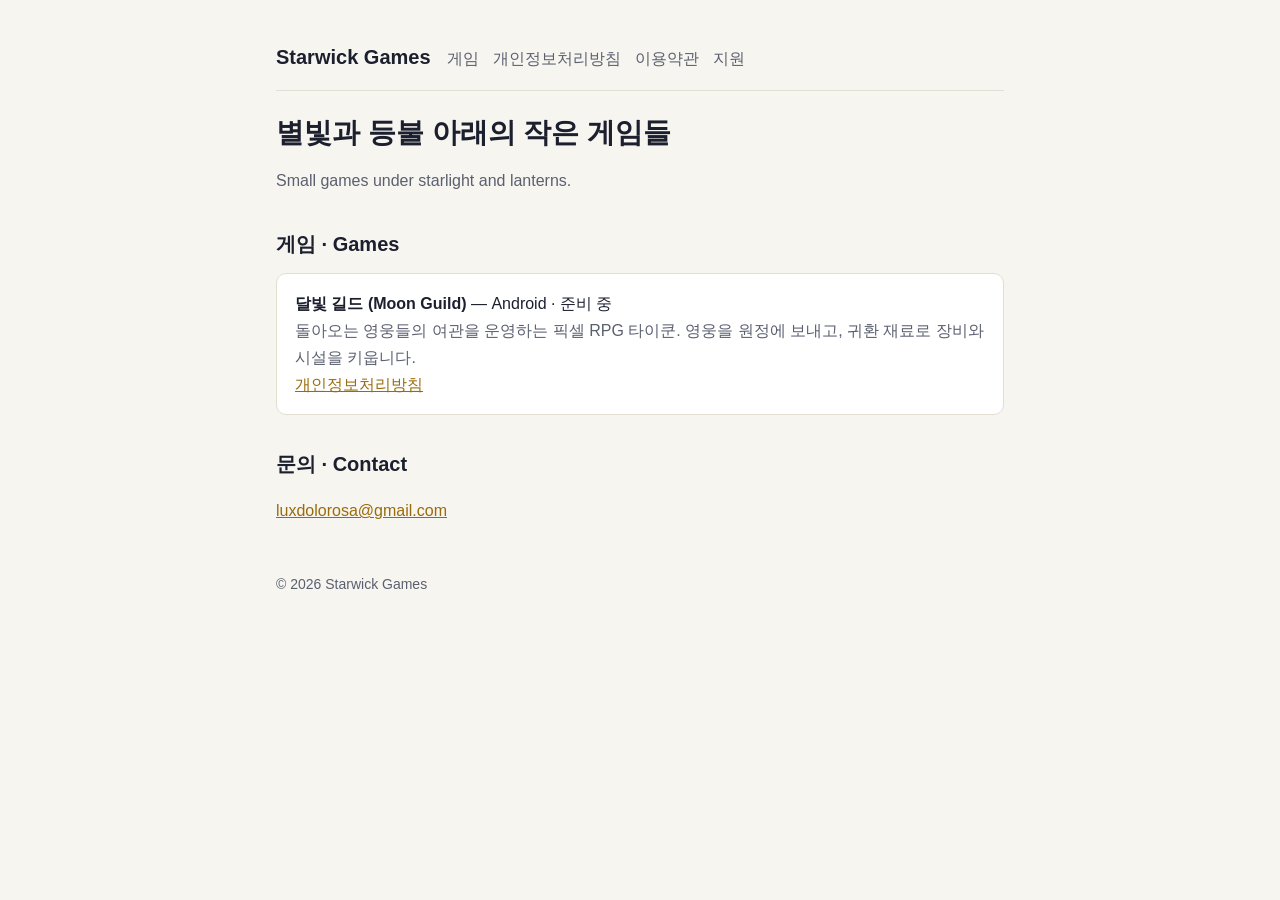
<file: index.html>
<!doctype html>
<html lang="ko">
<head>
<meta charset="utf-8">
<meta name="viewport" content="width=device-width, initial-scale=1">
<title>Starwick Games</title>
<meta name="description" content="Starwick Games — 별빛과 등불 아래의 작은 게임들">
<link rel="stylesheet" href="style.css">
</head>
<body>
<main>
<header><a class="brand" href="./">Starwick Games</a>
<nav><a href="./">게임</a><a href="privacy.html">개인정보처리방침</a><a href="terms.html">이용약관</a><a href="support.html">지원</a></nav></header>

<h1>별빛과 등불 아래의 작은 게임들</h1>
<p class="muted">Small games under starlight and lanterns.</p>

<h2>게임 · Games</h2>
<div class="card">
<strong>달빛 길드 (Moon Guild)</strong> — Android · 준비 중<br>
<span class="muted">돌아오는 영웅들의 여관을 운영하는 픽셀 RPG 타이쿤. 영웅을 원정에 보내고, 귀환 재료로 장비와 시설을 키웁니다.</span><br>
<a href="privacy/moonguild.html">개인정보처리방침</a>
</div>

<h2>문의 · Contact</h2>
<p><a href="mailto:luxdolorosa@gmail.com">luxdolorosa@gmail.com</a></p>

<footer>© 2026 Starwick Games</footer>
</main>
</body>
</html>
</file>
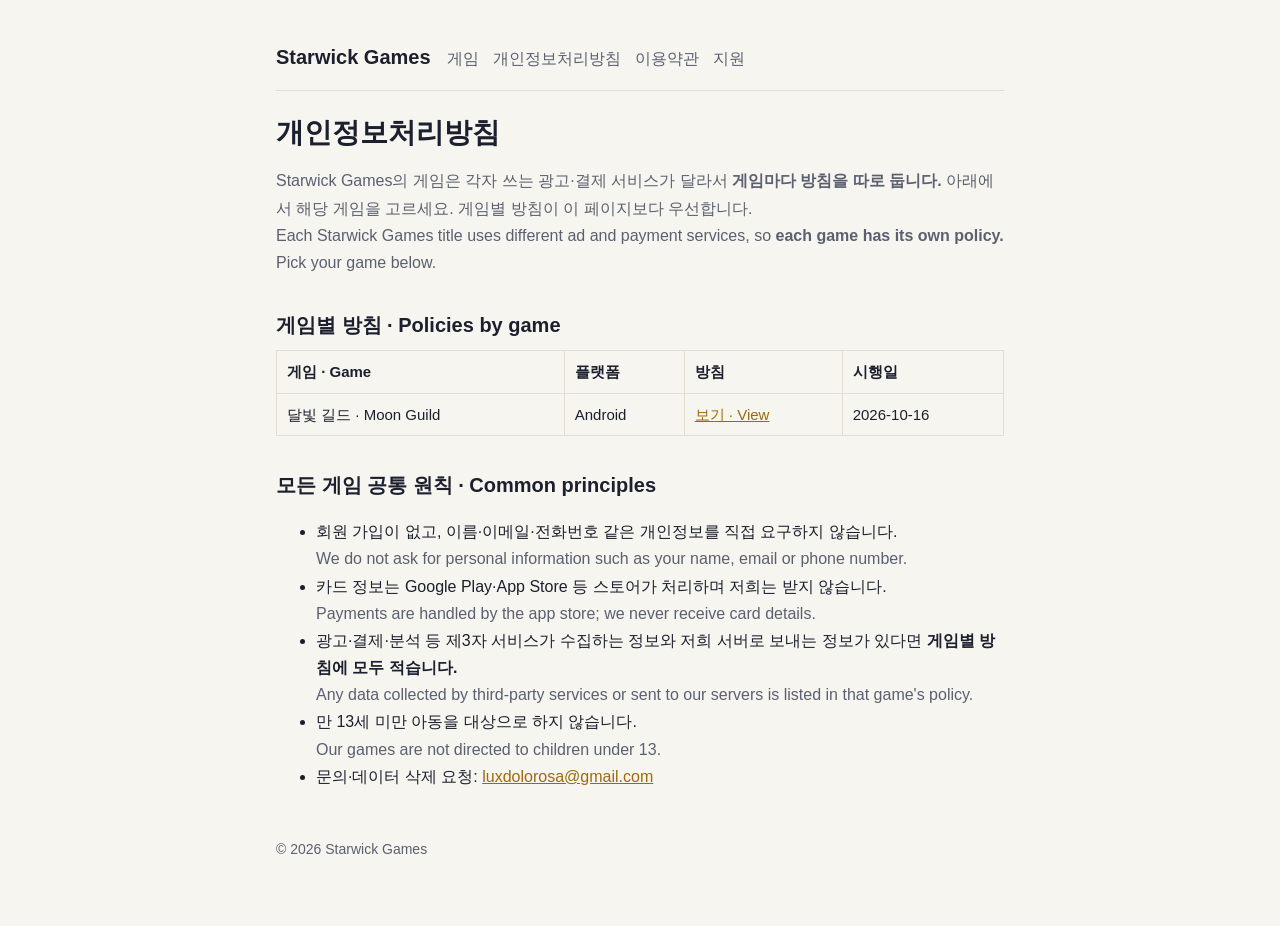
<file: privacy.html>
<!doctype html>
<html lang="ko">
<head>
<meta charset="utf-8">
<meta name="viewport" content="width=device-width, initial-scale=1">
<title>Starwick 개인정보처리방침</title>
<link rel="stylesheet" href="style.css">
</head>
<body>
<main>
<header><a class="brand" href="./">Starwick Games</a>
<nav><a href="./">게임</a><a href="privacy.html">개인정보처리방침</a><a href="terms.html">이용약관</a><a href="support.html">지원</a></nav></header>

<h1>개인정보처리방침</h1>
<p class="muted">Starwick Games의 게임은 각자 쓰는 광고·결제 서비스가 달라서 <strong>게임마다 방침을 따로 둡니다.</strong> 아래에서 해당 게임을 고르세요. 게임별 방침이 이 페이지보다 우선합니다.<br>
Each Starwick Games title uses different ad and payment services, so <strong>each game has its own policy.</strong> Pick your game below.</p>

<h2>게임별 방침 · Policies by game</h2>
<table>
<tr><th>게임 · Game</th><th>플랫폼</th><th>방침</th><th>시행일</th></tr>
<tr><td>달빛 길드 · Moon Guild</td><td>Android</td><td><a href="privacy/moonguild.html">보기 · View</a></td><td>2026-10-16</td></tr>
</table>

<h2>모든 게임 공통 원칙 · Common principles</h2>
<ul>
<li>회원 가입이 없고, 이름·이메일·전화번호 같은 개인정보를 직접 요구하지 않습니다.<br><span class="muted">We do not ask for personal information such as your name, email or phone number.</span></li>
<li>카드 정보는 Google Play·App Store 등 스토어가 처리하며 저희는 받지 않습니다.<br><span class="muted">Payments are handled by the app store; we never receive card details.</span></li>
<li>광고·결제·분석 등 제3자 서비스가 수집하는 정보와 저희 서버로 보내는 정보가 있다면 <strong>게임별 방침에 모두 적습니다.</strong><br><span class="muted">Any data collected by third-party services or sent to our servers is listed in that game's policy.</span></li>
<li>만 13세 미만 아동을 대상으로 하지 않습니다.<br><span class="muted">Our games are not directed to children under 13.</span></li>
<li>문의·데이터 삭제 요청: <a href="mailto:luxdolorosa@gmail.com">luxdolorosa@gmail.com</a></li>
</ul>

<footer>© 2026 Starwick Games</footer>
</main>
</body>
</html>
</file>
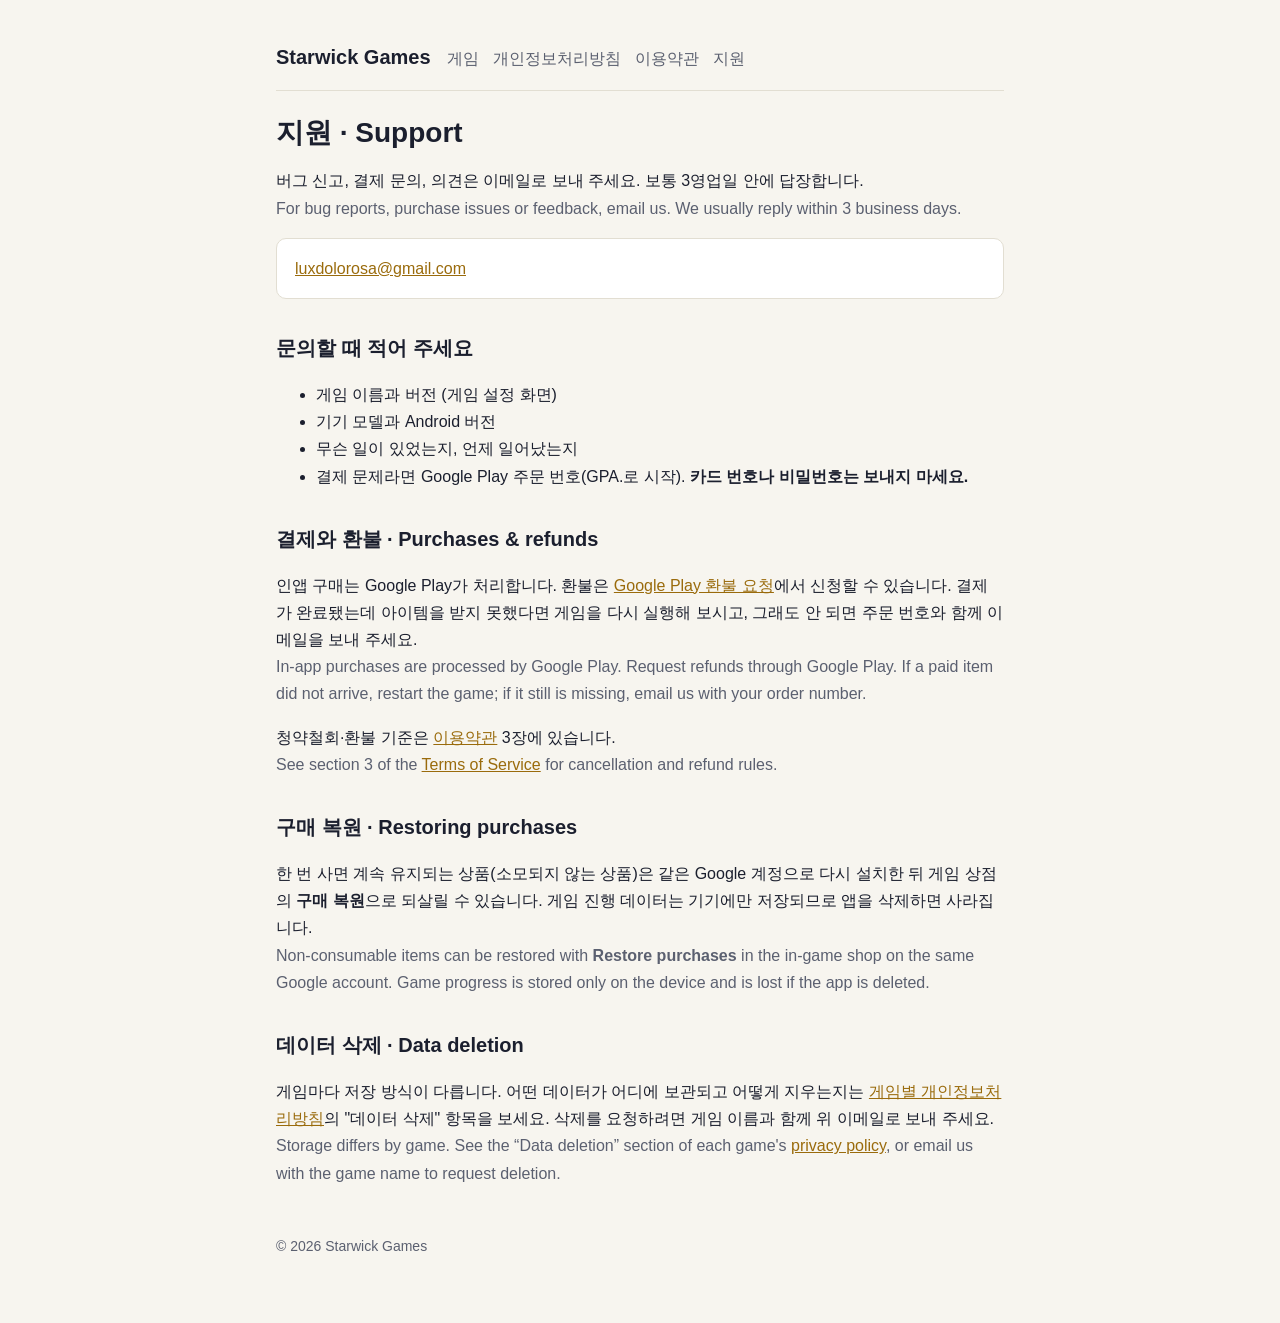
<file: support.html>
<!doctype html>
<html lang="ko">
<head>
<meta charset="utf-8">
<meta name="viewport" content="width=device-width, initial-scale=1">
<title>Starwick 지원</title>
<link rel="stylesheet" href="style.css">
</head>
<body>
<main>
<header><a class="brand" href="./">Starwick Games</a>
<nav><a href="./">게임</a><a href="privacy.html">개인정보처리방침</a><a href="terms.html">이용약관</a><a href="support.html">지원</a></nav></header>

<h1>지원 · Support</h1>
<p>버그 신고, 결제 문의, 의견은 이메일로 보내 주세요. 보통 3영업일 안에 답장합니다.<br>
<span class="muted">For bug reports, purchase issues or feedback, email us. We usually reply within 3 business days.</span></p>
<p class="card"><a href="mailto:luxdolorosa@gmail.com">luxdolorosa@gmail.com</a></p>

<h2>문의할 때 적어 주세요</h2>
<ul>
<li>게임 이름과 버전 (게임 설정 화면)</li>
<li>기기 모델과 Android 버전</li>
<li>무슨 일이 있었는지, 언제 일어났는지</li>
<li>결제 문제라면 Google Play 주문 번호(GPA.로 시작). <strong>카드 번호나 비밀번호는 보내지 마세요.</strong></li>
</ul>

<h2>결제와 환불 · Purchases & refunds</h2>
<p>인앱 구매는 Google Play가 처리합니다. 환불은 <a href="https://support.google.com/googleplay/answer/2479637">Google Play 환불 요청</a>에서 신청할 수 있습니다. 결제가 완료됐는데 아이템을 받지 못했다면 게임을 다시 실행해 보시고, 그래도 안 되면 주문 번호와 함께 이메일을 보내 주세요.<br>
<span class="muted">In-app purchases are processed by Google Play. Request refunds through Google Play. If a paid item did not arrive, restart the game; if it still is missing, email us with your order number.</span></p>

<p>청약철회·환불 기준은 <a href="terms.html">이용약관</a> 3장에 있습니다.<br><span class="muted">See section 3 of the <a href="terms.html">Terms of Service</a> for cancellation and refund rules.</span></p>

<h2>구매 복원 · Restoring purchases</h2>
<p>한 번 사면 계속 유지되는 상품(소모되지 않는 상품)은 같은 Google 계정으로 다시 설치한 뒤 게임 상점의 <strong>구매 복원</strong>으로 되살릴 수 있습니다. 게임 진행 데이터는 기기에만 저장되므로 앱을 삭제하면 사라집니다.<br>
<span class="muted">Non-consumable items can be restored with <strong>Restore purchases</strong> in the in-game shop on the same Google account. Game progress is stored only on the device and is lost if the app is deleted.</span></p>

<h2>데이터 삭제 · Data deletion</h2>
<p>게임마다 저장 방식이 다릅니다. 어떤 데이터가 어디에 보관되고 어떻게 지우는지는 <a href="privacy.html">게임별 개인정보처리방침</a>의 "데이터 삭제" 항목을 보세요. 삭제를 요청하려면 게임 이름과 함께 위 이메일로 보내 주세요.<br>
<span class="muted">Storage differs by game. See the “Data deletion” section of each game's <a href="privacy.html">privacy policy</a>, or email us with the game name to request deletion.</span></p>

<footer>© 2026 Starwick Games</footer>
</main>
</body>
</html>
</file>
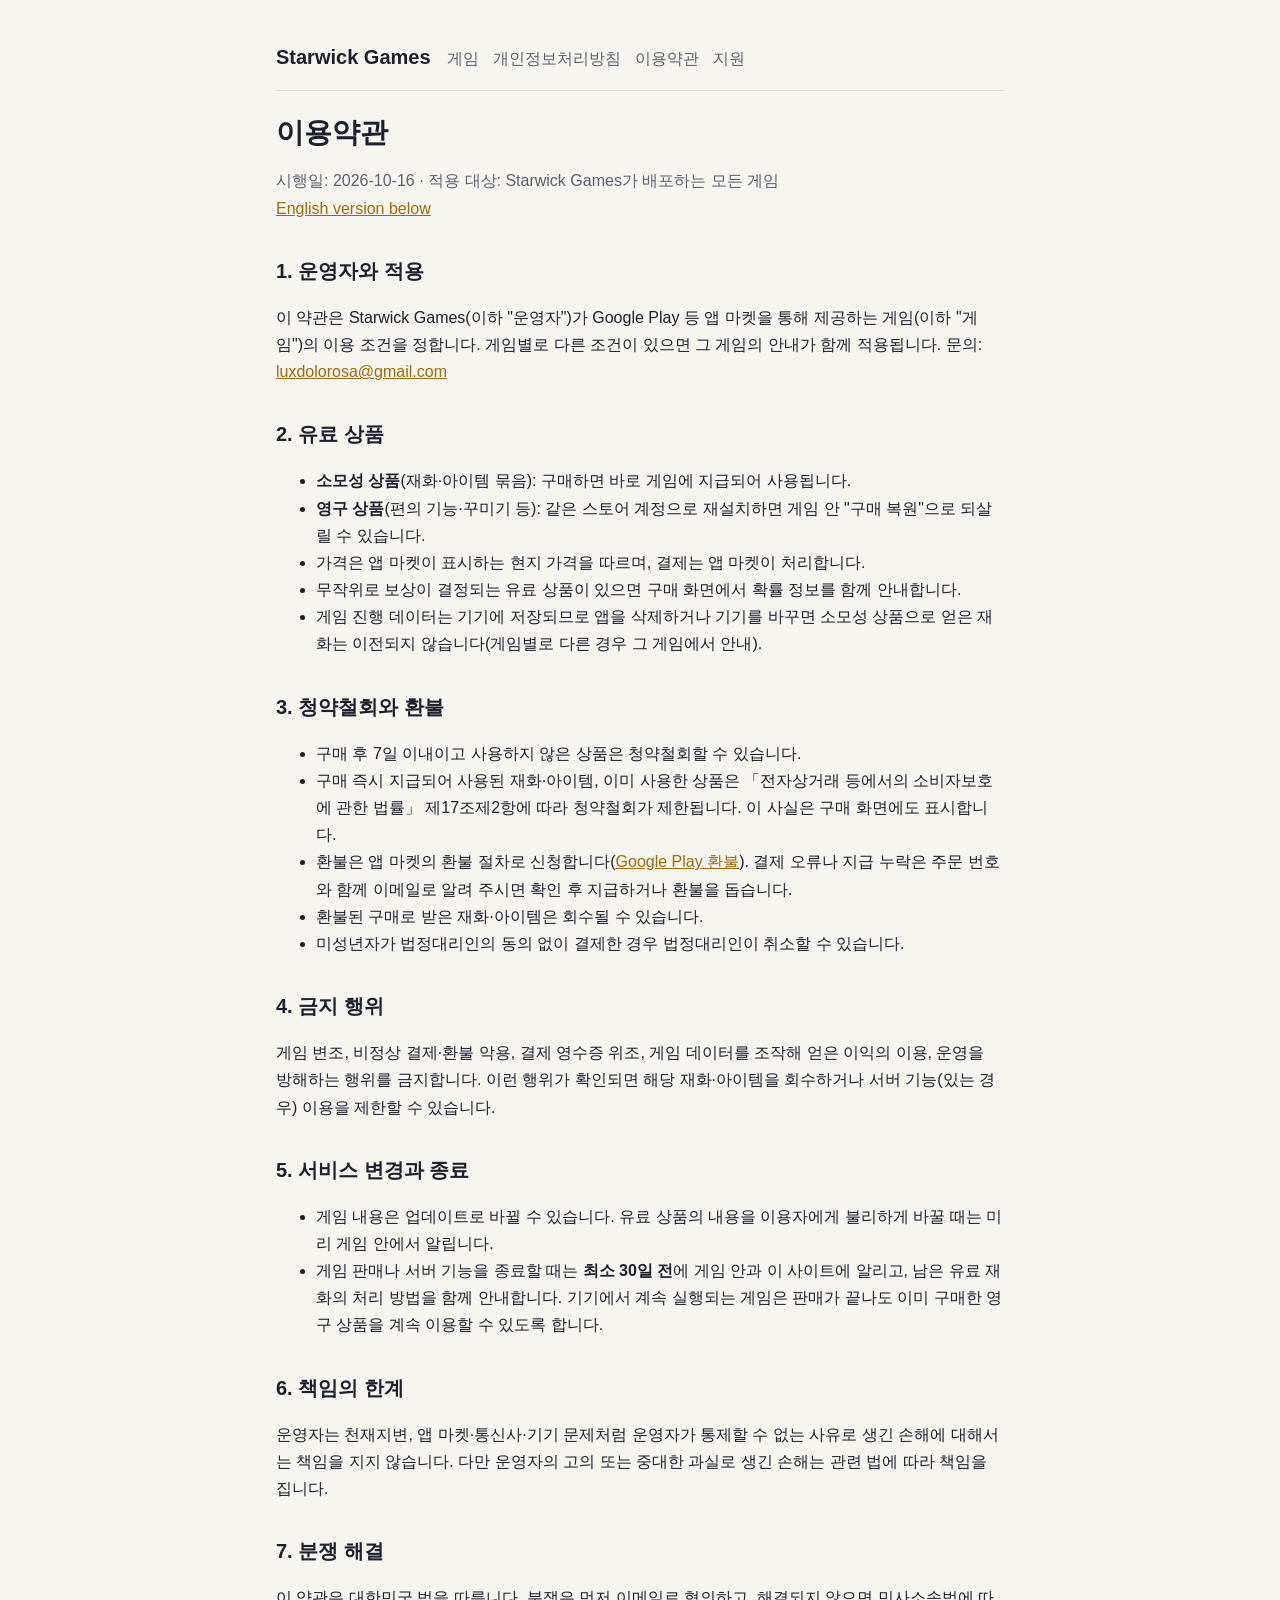
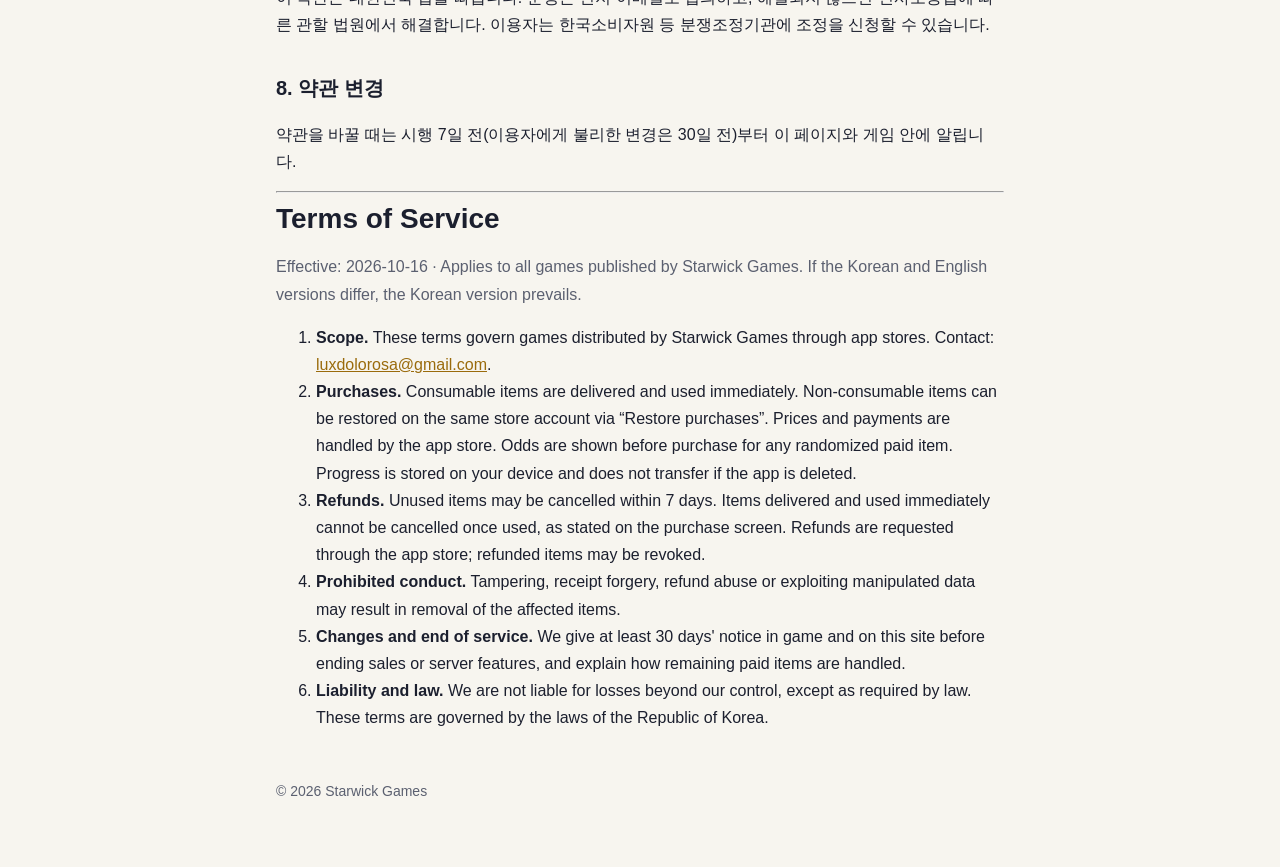
<file: terms.html>
<!doctype html>
<html lang="ko">
<head>
<meta charset="utf-8">
<meta name="viewport" content="width=device-width, initial-scale=1">
<title>Starwick 이용약관</title>
<link rel="stylesheet" href="style.css">
</head>
<body>
<main>
<header><a class="brand" href="./">Starwick Games</a>
<nav><a href="./">게임</a><a href="privacy.html">개인정보처리방침</a><a href="terms.html">이용약관</a><a href="support.html">지원</a></nav></header>

<h1>이용약관</h1>
<p class="muted">시행일: 2026-10-16 · 적용 대상: Starwick Games가 배포하는 모든 게임<br>
<a href="#en">English version below</a></p>

<h2>1. 운영자와 적용</h2>
<p>이 약관은 Starwick Games(이하 "운영자")가 Google Play 등 앱 마켓을 통해 제공하는 게임(이하 "게임")의 이용 조건을 정합니다. 게임별로 다른 조건이 있으면 그 게임의 안내가 함께 적용됩니다. 문의: <a href="mailto:luxdolorosa@gmail.com">luxdolorosa@gmail.com</a></p>

<h2>2. 유료 상품</h2>
<ul>
<li><strong>소모성 상품</strong>(재화·아이템 묶음): 구매하면 바로 게임에 지급되어 사용됩니다.</li>
<li><strong>영구 상품</strong>(편의 기능·꾸미기 등): 같은 스토어 계정으로 재설치하면 게임 안 "구매 복원"으로 되살릴 수 있습니다.</li>
<li>가격은 앱 마켓이 표시하는 현지 가격을 따르며, 결제는 앱 마켓이 처리합니다.</li>
<li>무작위로 보상이 결정되는 유료 상품이 있으면 구매 화면에서 확률 정보를 함께 안내합니다.</li>
<li>게임 진행 데이터는 기기에 저장되므로 앱을 삭제하거나 기기를 바꾸면 소모성 상품으로 얻은 재화는 이전되지 않습니다(게임별로 다른 경우 그 게임에서 안내).</li>
</ul>

<h2>3. 청약철회와 환불</h2>
<ul>
<li>구매 후 7일 이내이고 사용하지 않은 상품은 청약철회할 수 있습니다.</li>
<li>구매 즉시 지급되어 사용된 재화·아이템, 이미 사용한 상품은 「전자상거래 등에서의 소비자보호에 관한 법률」 제17조제2항에 따라 청약철회가 제한됩니다. 이 사실은 구매 화면에도 표시합니다.</li>
<li>환불은 앱 마켓의 환불 절차로 신청합니다(<a href="https://support.google.com/googleplay/answer/2479637">Google Play 환불</a>). 결제 오류나 지급 누락은 주문 번호와 함께 이메일로 알려 주시면 확인 후 지급하거나 환불을 돕습니다.</li>
<li>환불된 구매로 받은 재화·아이템은 회수될 수 있습니다.</li>
<li>미성년자가 법정대리인의 동의 없이 결제한 경우 법정대리인이 취소할 수 있습니다.</li>
</ul>

<h2>4. 금지 행위</h2>
<p>게임 변조, 비정상 결제·환불 악용, 결제 영수증 위조, 게임 데이터를 조작해 얻은 이익의 이용, 운영을 방해하는 행위를 금지합니다. 이런 행위가 확인되면 해당 재화·아이템을 회수하거나 서버 기능(있는 경우) 이용을 제한할 수 있습니다.</p>

<h2>5. 서비스 변경과 종료</h2>
<ul>
<li>게임 내용은 업데이트로 바뀔 수 있습니다. 유료 상품의 내용을 이용자에게 불리하게 바꿀 때는 미리 게임 안에서 알립니다.</li>
<li>게임 판매나 서버 기능을 종료할 때는 <strong>최소 30일 전</strong>에 게임 안과 이 사이트에 알리고, 남은 유료 재화의 처리 방법을 함께 안내합니다. 기기에서 계속 실행되는 게임은 판매가 끝나도 이미 구매한 영구 상품을 계속 이용할 수 있도록 합니다.</li>
</ul>

<h2>6. 책임의 한계</h2>
<p>운영자는 천재지변, 앱 마켓·통신사·기기 문제처럼 운영자가 통제할 수 없는 사유로 생긴 손해에 대해서는 책임을 지지 않습니다. 다만 운영자의 고의 또는 중대한 과실로 생긴 손해는 관련 법에 따라 책임을 집니다.</p>

<h2>7. 분쟁 해결</h2>
<p>이 약관은 대한민국 법을 따릅니다. 분쟁은 먼저 이메일로 협의하고, 해결되지 않으면 민사소송법에 따른 관할 법원에서 해결합니다. 이용자는 한국소비자원 등 분쟁조정기관에 조정을 신청할 수 있습니다.</p>

<h2>8. 약관 변경</h2>
<p>약관을 바꿀 때는 시행 7일 전(이용자에게 불리한 변경은 30일 전)부터 이 페이지와 게임 안에 알립니다.</p>

<hr id="en">
<h1>Terms of Service</h1>
<p class="muted">Effective: 2026-10-16 · Applies to all games published by Starwick Games. If the Korean and English versions differ, the Korean version prevails.</p>
<ol>
<li><strong>Scope.</strong> These terms govern games distributed by Starwick Games through app stores. Contact: <a href="mailto:luxdolorosa@gmail.com">luxdolorosa@gmail.com</a>.</li>
<li><strong>Purchases.</strong> Consumable items are delivered and used immediately. Non-consumable items can be restored on the same store account via “Restore purchases”. Prices and payments are handled by the app store. Odds are shown before purchase for any randomized paid item. Progress is stored on your device and does not transfer if the app is deleted.</li>
<li><strong>Refunds.</strong> Unused items may be cancelled within 7 days. Items delivered and used immediately cannot be cancelled once used, as stated on the purchase screen. Refunds are requested through the app store; refunded items may be revoked.</li>
<li><strong>Prohibited conduct.</strong> Tampering, receipt forgery, refund abuse or exploiting manipulated data may result in removal of the affected items.</li>
<li><strong>Changes and end of service.</strong> We give at least 30 days' notice in game and on this site before ending sales or server features, and explain how remaining paid items are handled.</li>
<li><strong>Liability and law.</strong> We are not liable for losses beyond our control, except as required by law. These terms are governed by the laws of the Republic of Korea.</li>
</ol>

<footer>© 2026 Starwick Games</footer>
</main>
</body>
</html>
</file>
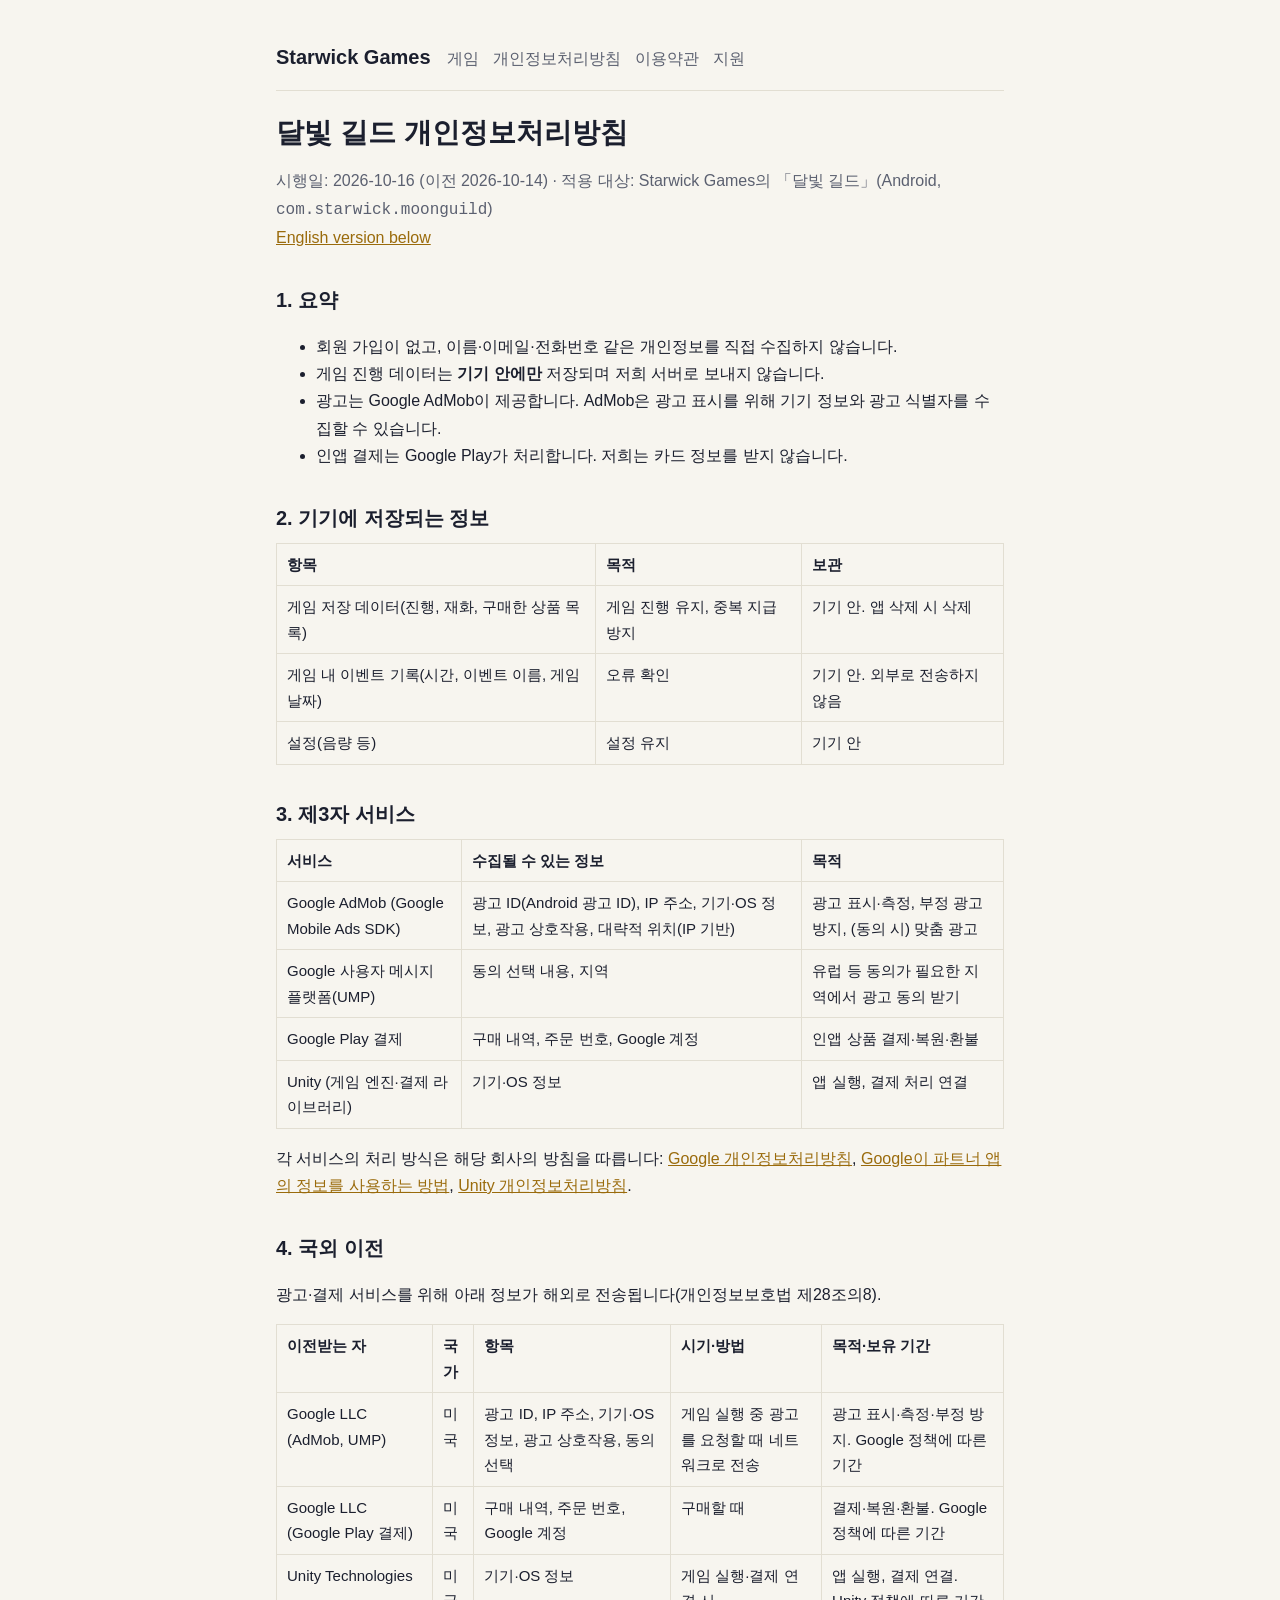
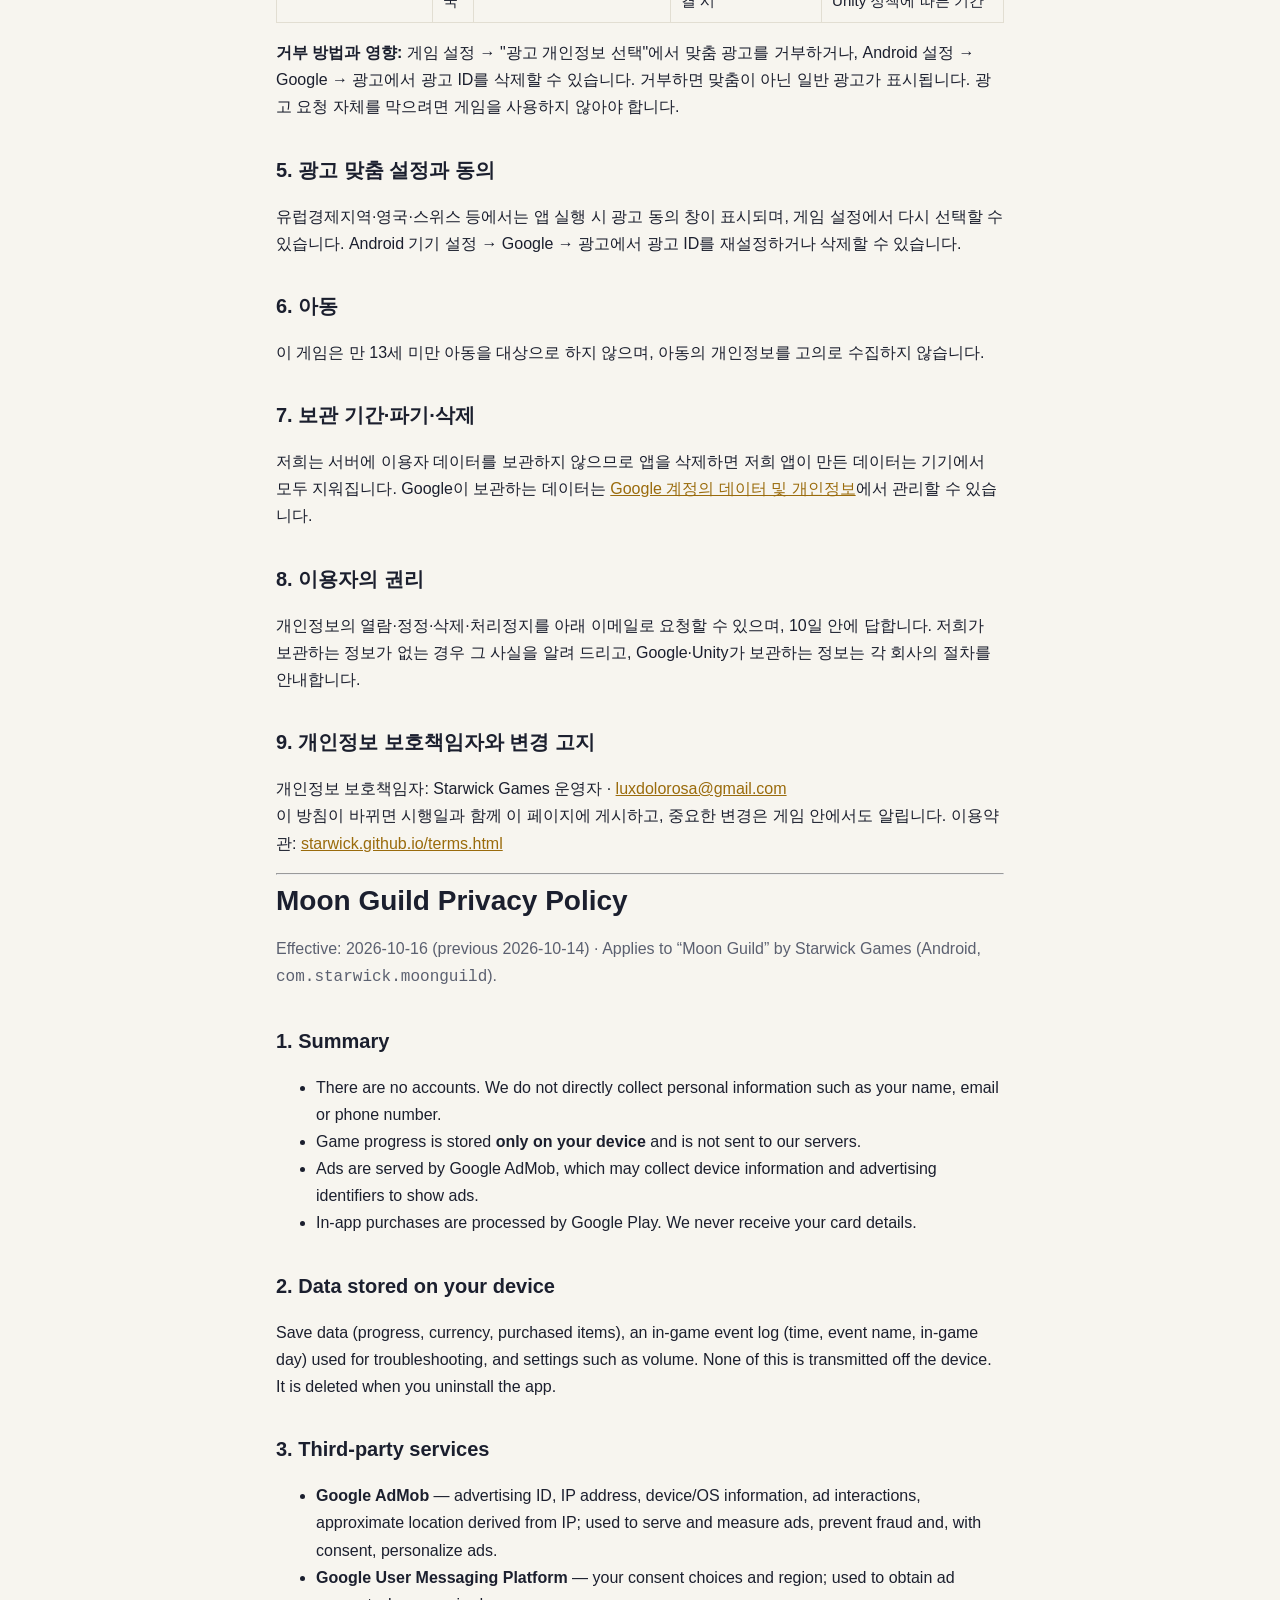
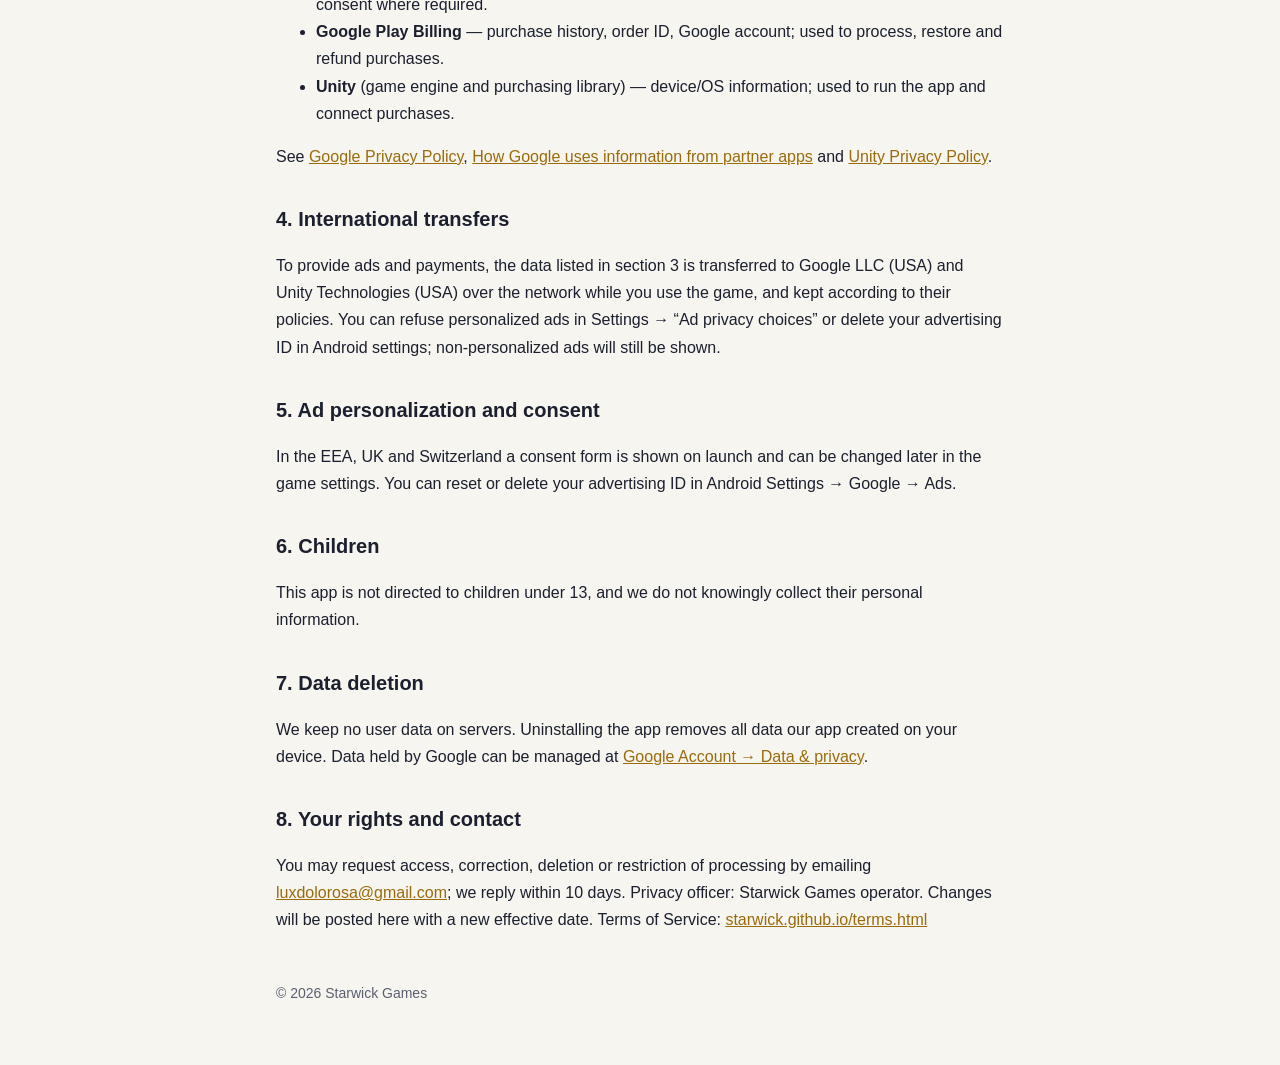
<file: privacy/moonguild.html>
<!doctype html>
<html lang="ko">
<head>
<meta charset="utf-8">
<meta name="viewport" content="width=device-width, initial-scale=1">
<title>달빛 길드 개인정보처리방침</title>
<link rel="stylesheet" href="../style.css">
</head>
<body>
<main>
<header><a class="brand" href="../">Starwick Games</a>
<nav><a href="../">게임</a><a href="../privacy.html">개인정보처리방침</a><a href="../terms.html">이용약관</a><a href="../support.html">지원</a></nav></header>

<h1>달빛 길드 개인정보처리방침</h1>
<p class="muted">시행일: 2026-10-16 (이전 2026-10-14) · 적용 대상: Starwick Games의 「달빛 길드」(Android, <code>com.starwick.moonguild</code>)<br>
<a href="#en">English version below</a></p>

<h2>1. 요약</h2>
<ul>
<li>회원 가입이 없고, 이름·이메일·전화번호 같은 개인정보를 직접 수집하지 않습니다.</li>
<li>게임 진행 데이터는 <strong>기기 안에만</strong> 저장되며 저희 서버로 보내지 않습니다.</li>
<li>광고는 Google AdMob이 제공합니다. AdMob은 광고 표시를 위해 기기 정보와 광고 식별자를 수집할 수 있습니다.</li>
<li>인앱 결제는 Google Play가 처리합니다. 저희는 카드 정보를 받지 않습니다.</li>
</ul>

<h2>2. 기기에 저장되는 정보</h2>
<table>
<tr><th>항목</th><th>목적</th><th>보관</th></tr>
<tr><td>게임 저장 데이터(진행, 재화, 구매한 상품 목록)</td><td>게임 진행 유지, 중복 지급 방지</td><td>기기 안. 앱 삭제 시 삭제</td></tr>
<tr><td>게임 내 이벤트 기록(시간, 이벤트 이름, 게임 날짜)</td><td>오류 확인</td><td>기기 안. 외부로 전송하지 않음</td></tr>
<tr><td>설정(음량 등)</td><td>설정 유지</td><td>기기 안</td></tr>
</table>

<h2>3. 제3자 서비스</h2>
<table>
<tr><th>서비스</th><th>수집될 수 있는 정보</th><th>목적</th></tr>
<tr><td>Google AdMob (Google Mobile Ads SDK)</td><td>광고 ID(Android 광고 ID), IP 주소, 기기·OS 정보, 광고 상호작용, 대략적 위치(IP 기반)</td><td>광고 표시·측정, 부정 광고 방지, (동의 시) 맞춤 광고</td></tr>
<tr><td>Google 사용자 메시지 플랫폼(UMP)</td><td>동의 선택 내용, 지역</td><td>유럽 등 동의가 필요한 지역에서 광고 동의 받기</td></tr>
<tr><td>Google Play 결제</td><td>구매 내역, 주문 번호, Google 계정</td><td>인앱 상품 결제·복원·환불</td></tr>
<tr><td>Unity (게임 엔진·결제 라이브러리)</td><td>기기·OS 정보</td><td>앱 실행, 결제 처리 연결</td></tr>
</table>
<p>각 서비스의 처리 방식은 해당 회사의 방침을 따릅니다:
<a href="https://policies.google.com/privacy">Google 개인정보처리방침</a>,
<a href="https://policies.google.com/technologies/partner-sites">Google이 파트너 앱의 정보를 사용하는 방법</a>,
<a href="https://unity.com/legal/privacy-policy">Unity 개인정보처리방침</a>.</p>

<h2>4. 국외 이전</h2>
<p>광고·결제 서비스를 위해 아래 정보가 해외로 전송됩니다(개인정보보호법 제28조의8).</p>
<table>
<tr><th>이전받는 자</th><th>국가</th><th>항목</th><th>시기·방법</th><th>목적·보유 기간</th></tr>
<tr><td>Google LLC (AdMob, UMP)</td><td>미국</td><td>광고 ID, IP 주소, 기기·OS 정보, 광고 상호작용, 동의 선택</td><td>게임 실행 중 광고를 요청할 때 네트워크로 전송</td><td>광고 표시·측정·부정 방지. Google 정책에 따른 기간</td></tr>
<tr><td>Google LLC (Google Play 결제)</td><td>미국</td><td>구매 내역, 주문 번호, Google 계정</td><td>구매할 때</td><td>결제·복원·환불. Google 정책에 따른 기간</td></tr>
<tr><td>Unity Technologies</td><td>미국</td><td>기기·OS 정보</td><td>게임 실행·결제 연결 시</td><td>앱 실행, 결제 연결. Unity 정책에 따른 기간</td></tr>
</table>
<p><strong>거부 방법과 영향:</strong> 게임 설정 → "광고 개인정보 선택"에서 맞춤 광고를 거부하거나, Android 설정 → Google → 광고에서 광고 ID를 삭제할 수 있습니다. 거부하면 맞춤이 아닌 일반 광고가 표시됩니다. 광고 요청 자체를 막으려면 게임을 사용하지 않아야 합니다.</p>

<h2>5. 광고 맞춤 설정과 동의</h2>
<p>유럽경제지역·영국·스위스 등에서는 앱 실행 시 광고 동의 창이 표시되며, 게임 설정에서 다시 선택할 수 있습니다. Android 기기 설정 → Google → 광고에서 광고 ID를 재설정하거나 삭제할 수 있습니다.</p>

<h2>6. 아동</h2>
<p>이 게임은 만 13세 미만 아동을 대상으로 하지 않으며, 아동의 개인정보를 고의로 수집하지 않습니다.</p>

<h2>7. 보관 기간·파기·삭제</h2>
<p>저희는 서버에 이용자 데이터를 보관하지 않으므로 앱을 삭제하면 저희 앱이 만든 데이터는 기기에서 모두 지워집니다. Google이 보관하는 데이터는 <a href="https://myaccount.google.com/data-and-privacy">Google 계정의 데이터 및 개인정보</a>에서 관리할 수 있습니다.</p>

<h2>8. 이용자의 권리</h2>
<p>개인정보의 열람·정정·삭제·처리정지를 아래 이메일로 요청할 수 있으며, 10일 안에 답합니다. 저희가 보관하는 정보가 없는 경우 그 사실을 알려 드리고, Google·Unity가 보관하는 정보는 각 회사의 절차를 안내합니다.</p>

<h2>9. 개인정보 보호책임자와 변경 고지</h2>
<p>개인정보 보호책임자: Starwick Games 운영자 · <a href="mailto:luxdolorosa@gmail.com">luxdolorosa@gmail.com</a><br>
이 방침이 바뀌면 시행일과 함께 이 페이지에 게시하고, 중요한 변경은 게임 안에서도 알립니다. 이용약관: <a href="../terms.html">starwick.github.io/terms.html</a></p>

<hr id="en">
<h1>Moon Guild Privacy Policy</h1>
<p class="muted">Effective: 2026-10-16 (previous 2026-10-14) · Applies to “Moon Guild” by Starwick Games (Android, <code>com.starwick.moonguild</code>).</p>

<h2>1. Summary</h2>
<ul>
<li>There are no accounts. We do not directly collect personal information such as your name, email or phone number.</li>
<li>Game progress is stored <strong>only on your device</strong> and is not sent to our servers.</li>
<li>Ads are served by Google AdMob, which may collect device information and advertising identifiers to show ads.</li>
<li>In-app purchases are processed by Google Play. We never receive your card details.</li>
</ul>

<h2>2. Data stored on your device</h2>
<p>Save data (progress, currency, purchased items), an in-game event log (time, event name, in-game day) used for troubleshooting, and settings such as volume. None of this is transmitted off the device. It is deleted when you uninstall the app.</p>

<h2>3. Third-party services</h2>
<ul>
<li><strong>Google AdMob</strong> — advertising ID, IP address, device/OS information, ad interactions, approximate location derived from IP; used to serve and measure ads, prevent fraud and, with consent, personalize ads.</li>
<li><strong>Google User Messaging Platform</strong> — your consent choices and region; used to obtain ad consent where required.</li>
<li><strong>Google Play Billing</strong> — purchase history, order ID, Google account; used to process, restore and refund purchases.</li>
<li><strong>Unity</strong> (game engine and purchasing library) — device/OS information; used to run the app and connect purchases.</li>
</ul>
<p>See <a href="https://policies.google.com/privacy">Google Privacy Policy</a>, <a href="https://policies.google.com/technologies/partner-sites">How Google uses information from partner apps</a> and <a href="https://unity.com/legal/privacy-policy">Unity Privacy Policy</a>.</p>

<h2>4. International transfers</h2>
<p>To provide ads and payments, the data listed in section 3 is transferred to Google LLC (USA) and Unity Technologies (USA) over the network while you use the game, and kept according to their policies. You can refuse personalized ads in Settings → “Ad privacy choices” or delete your advertising ID in Android settings; non-personalized ads will still be shown.</p>

<h2>5. Ad personalization and consent</h2>
<p>In the EEA, UK and Switzerland a consent form is shown on launch and can be changed later in the game settings. You can reset or delete your advertising ID in Android Settings → Google → Ads.</p>

<h2>6. Children</h2>
<p>This app is not directed to children under 13, and we do not knowingly collect their personal information.</p>

<h2>7. Data deletion</h2>
<p>We keep no user data on servers. Uninstalling the app removes all data our app created on your device. Data held by Google can be managed at <a href="https://myaccount.google.com/data-and-privacy">Google Account → Data &amp; privacy</a>.</p>

<h2>8. Your rights and contact</h2>
<p>You may request access, correction, deletion or restriction of processing by emailing <a href="mailto:luxdolorosa@gmail.com">luxdolorosa@gmail.com</a>; we reply within 10 days. Privacy officer: Starwick Games operator. Changes will be posted here with a new effective date. Terms of Service: <a href="../terms.html">starwick.github.io/terms.html</a></p>

<footer>© 2026 Starwick Games</footer>
</main>
</body>
</html>
</file>
<file: style.css>
:root{--bg:#0d1220;--fg:#e8e6f0;--muted:#a4a9c0;--accent:#f2c86b;--card:#161d33;--line:#2a3352}
@media (prefers-color-scheme: light){:root{--bg:#f7f5ef;--fg:#1b1f2e;--muted:#5b6070;--accent:#9a6b0c;--card:#fff;--line:#e2ded2}}
*{box-sizing:border-box}
body{margin:0;background:var(--bg);color:var(--fg);font:16px/1.7 -apple-system,BlinkMacSystemFont,"Apple SD Gothic Neo","Noto Sans KR",sans-serif}
main{max-width:760px;margin:0 auto;padding:40px 16px 64px}
header{display:flex;gap:16px;align-items:baseline;flex-wrap:wrap;border-bottom:1px solid var(--line);padding-bottom:16px;margin-bottom:24px}
header a.brand{font-weight:700;font-size:20px;color:var(--fg);text-decoration:none}
nav a{color:var(--muted);margin-right:14px;text-decoration:none}
nav a:hover,a{color:var(--accent)}
h1{font-size:28px;line-height:1.3;margin:0 0 8px}
h2{font-size:20px;margin:32px 0 8px}
.muted{color:var(--muted)}
.card{background:var(--card);border:1px solid var(--line);border-radius:10px;padding:16px 18px;margin:12px 0}
table{border-collapse:collapse;width:100%;font-size:15px}
th,td{border:1px solid var(--line);padding:8px 10px;text-align:left;vertical-align:top}
footer{margin-top:48px;color:var(--muted);font-size:14px}
</file>
